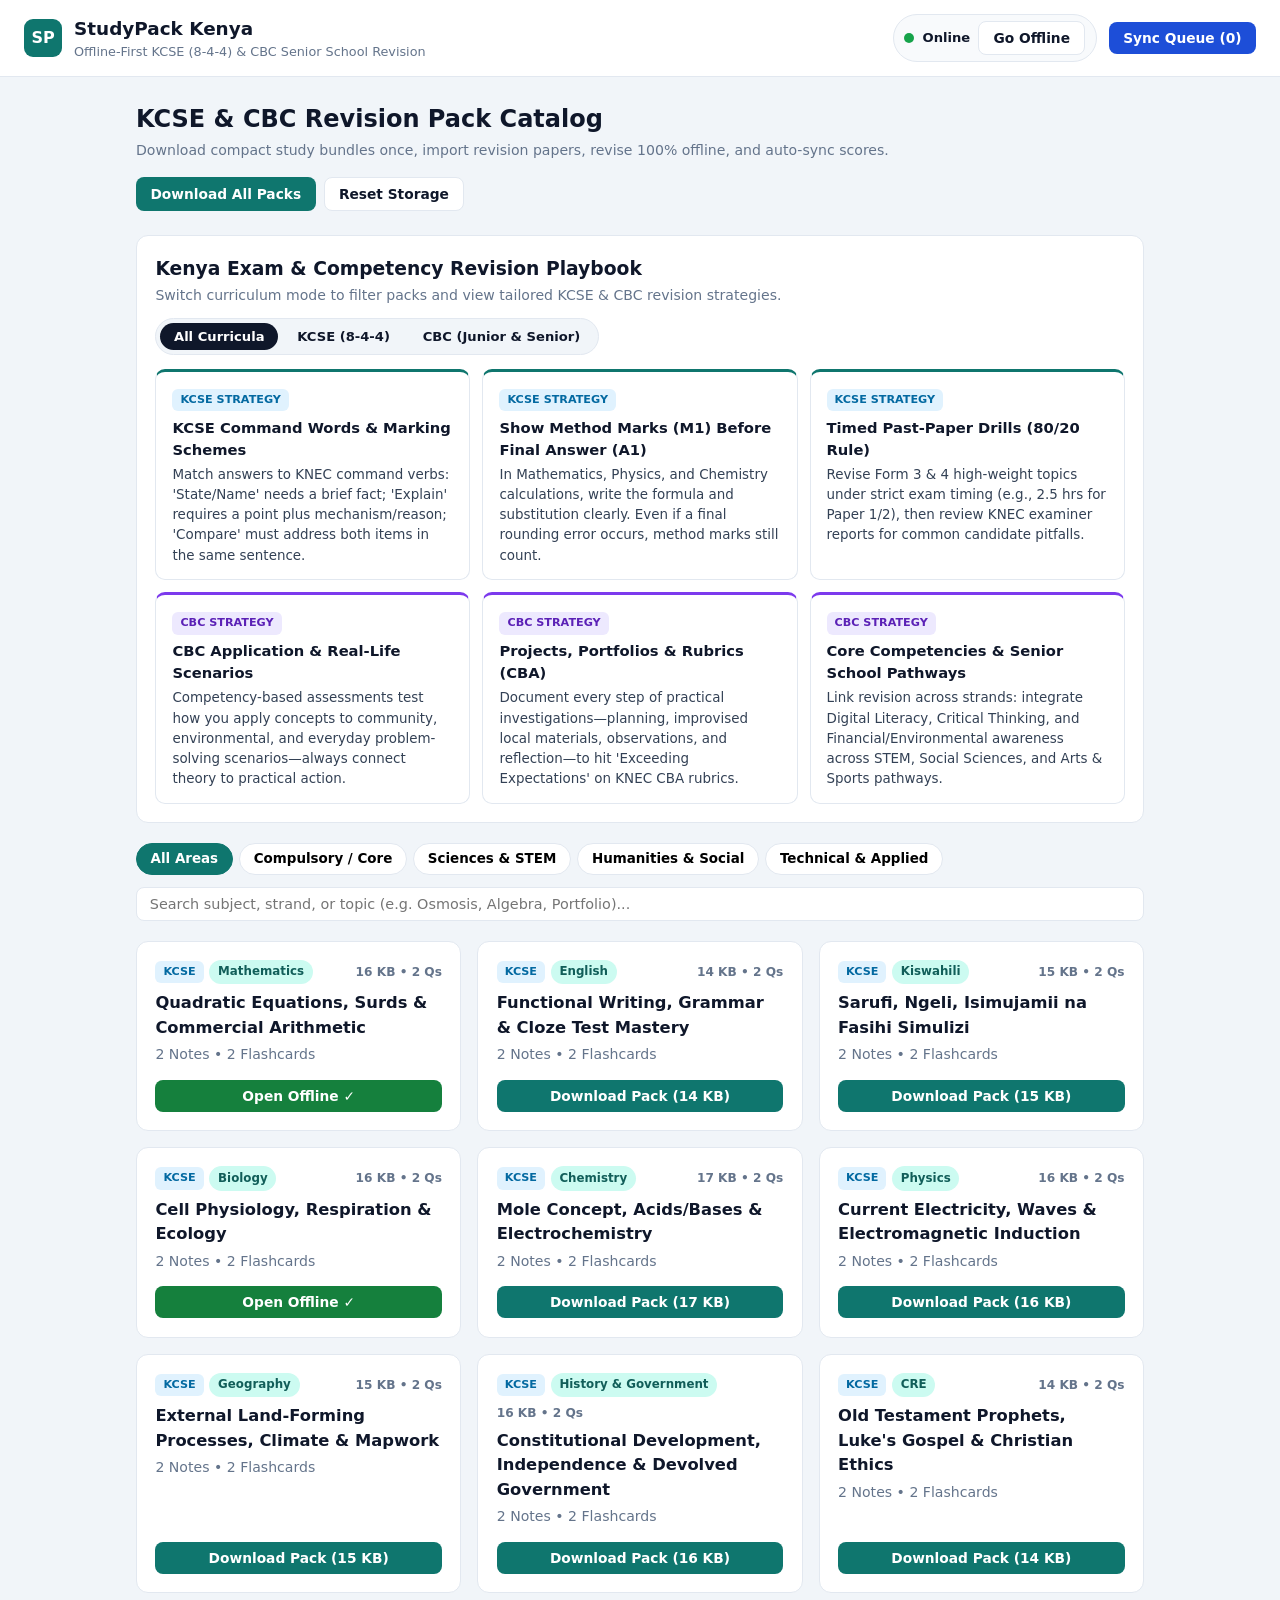
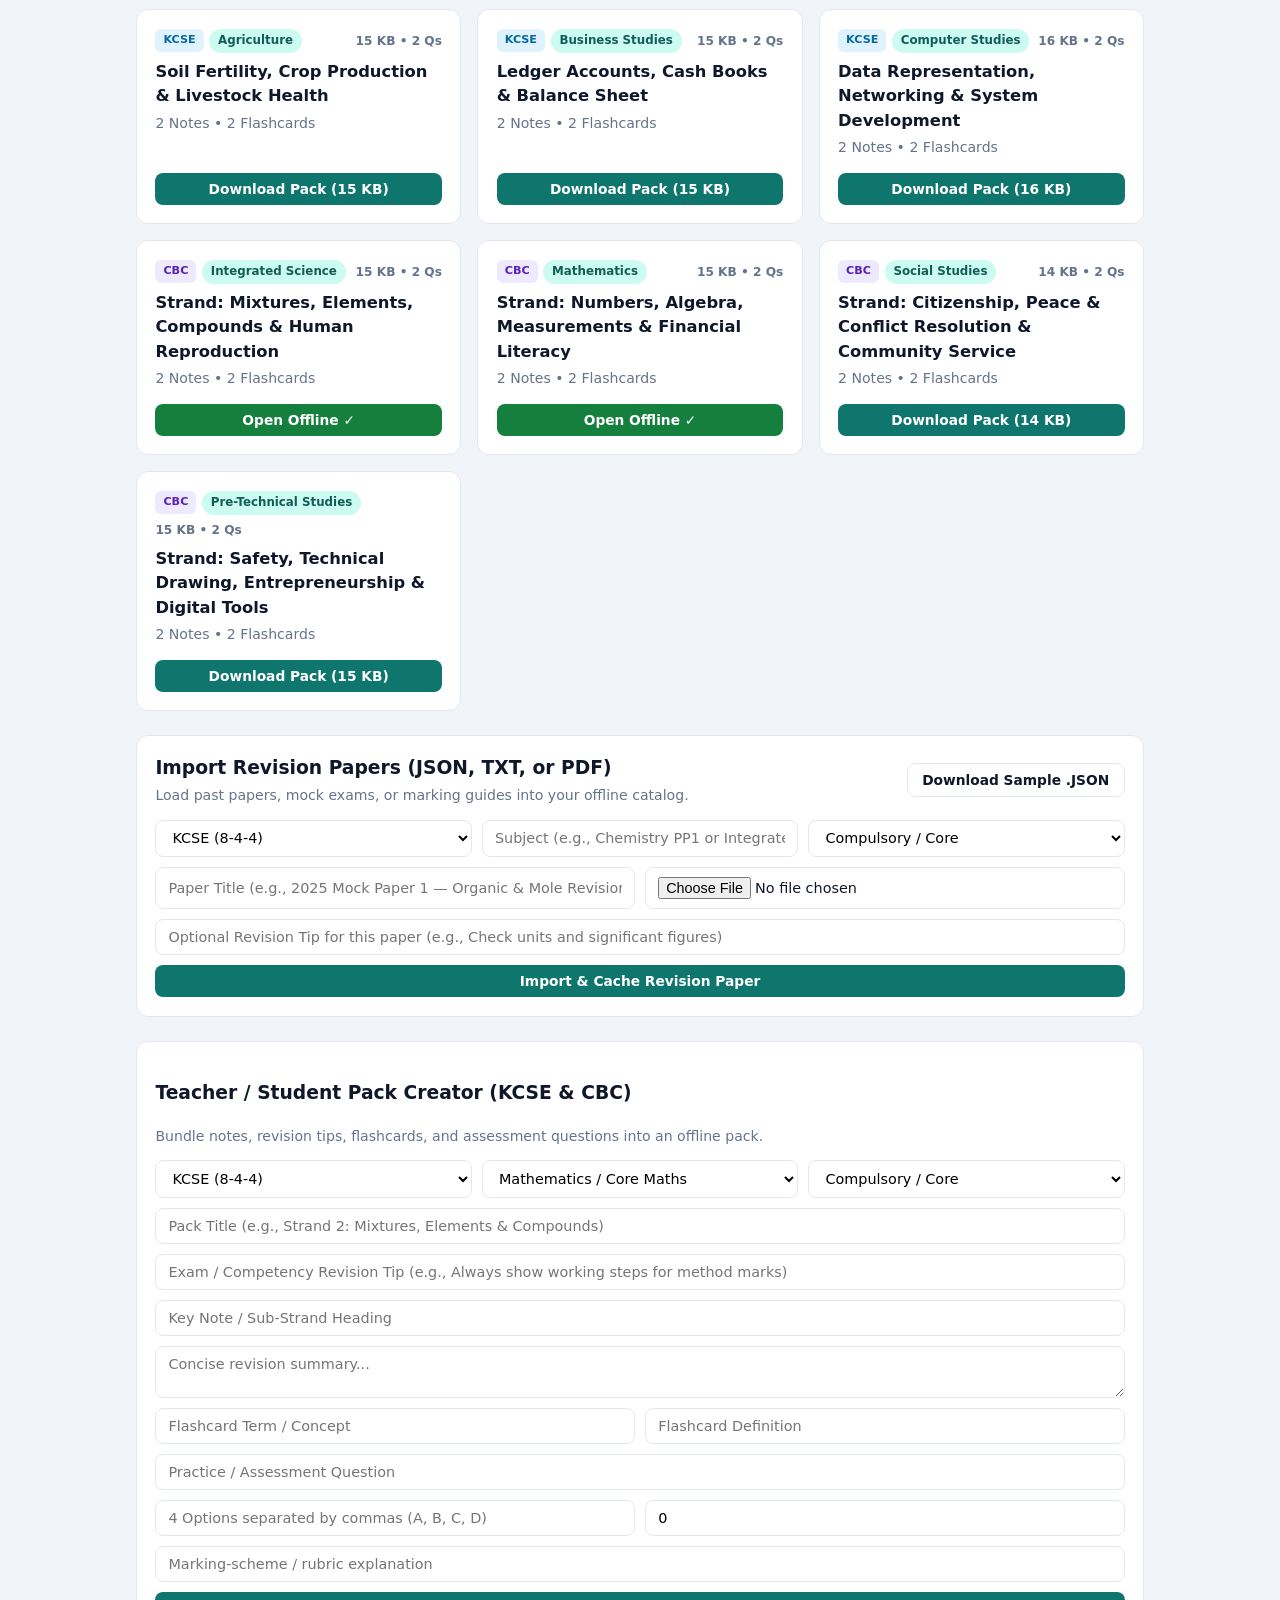
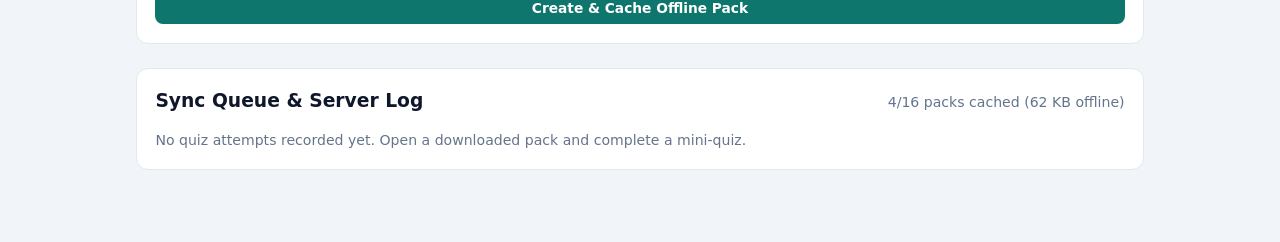
<file: index.html>
<!DOCTYPE html>
<html lang="en">
<head>
  <meta charset="UTF-8" />
  <meta name="viewport" content="width=device-width, initial-scale=1.0" />
  <title>StudyPack Kenya — Offline KCSE & CBC Revision</title>
  <link rel="stylesheet" href="styles.css" />
</head>
<body>
  <header class="topbar">
    <div class="brand">
      <div class="logo-box">SP</div>
      <div>
        <h1>StudyPack Kenya</h1>
        <p class="subtitle">Offline-First KCSE (8-4-4) & CBC Senior School Revision</p>
      </div>
    </div>

    <div class="controls">
      <div class="net-toggle-wrap">
        <span id="status-dot" class="dot online"></span>
        <span id="status-text" class="status-label">Online</span>
        <button id="toggle-network-btn" class="btn-outline" title="Simulate losing or regaining internet">
          Go Offline
        </button>
      </div>
      <button id="sync-btn" class="btn-sync">
        Sync Queue (<span id="queue-count">0</span>)
      </button>
    </div>
  </header>

  <main class="container">
    <div id="toast-banner" class="toast hidden"></div>

    <!-- CATALOG VIEW -->
    <section id="catalog-view">
      <div class="hero-strip">
        <div>
          <h2>KCSE & CBC Revision Pack Catalog</h2>
          <p class="muted">Download compact study bundles once, import revision papers, revise 100% offline, and auto-sync scores.</p>
        </div>
        <div class="hero-actions">
          <button id="download-all-btn" class="btn-primary">Download All Packs</button>
          <button id="reset-demo-btn" class="btn-outline">Reset Storage</button>
        </div>
      </div>

      <!-- CURRICULUM & REVISION TIPS BANNER -->
      <section class="panel tips-hub">
        <div class="tips-header">
          <div>
            <h3>Kenya Exam & Competency Revision Playbook</h3>
            <p class="muted">Switch curriculum mode to filter packs and view tailored KCSE & CBC revision strategies.</p>
          </div>
          <div class="curr-switch" id="curr-tabs">
            <button class="curr-btn active" data-curr="All">All Curricula</button>
            <button class="curr-btn" data-curr="KCSE">KCSE (8-4-4)</button>
            <button class="curr-btn" data-curr="CBC">CBC (Junior & Senior)</button>
          </div>
        </div>
        <div id="curriculum-tips-grid" class="tips-grid"></div>
      </section>

      <div class="filter-bar">
        <div class="category-tabs" id="category-tabs">
          <button class="cat-btn active" data-cat="All">All Areas</button>
          <button class="cat-btn" data-cat="Compulsory">Compulsory / Core</button>
          <button class="cat-btn" data-cat="Sciences">Sciences & STEM</button>
          <button class="cat-btn" data-cat="Humanities">Humanities & Social</button>
          <button class="cat-btn" data-cat="Technical">Technical & Applied</button>
        </div>
        <input id="search-input" type="search" placeholder="Search subject, strand, or topic (e.g. Osmosis, Algebra, Portfolio)..." />
      </div>

      <div id="pack-grid" class="grid"></div>

      <!-- IMPORT REVISION PAPERS PANEL -->
      <section class="panel import-panel">
        <div class="panel-header">
          <div>
            <h3>Import Revision Papers (JSON, TXT, or PDF)</h3>
            <p class="muted">Load past papers, mock exams, or marking guides into your offline catalog.</p>
          </div>
          <button id="download-sample-json-btn" type="button" class="btn-outline">Download Sample .JSON</button>
        </div>

        <form id="import-paper-form" class="form-grid">
          <div class="row-3">
            <select id="imp-curriculum" required>
              <option value="KCSE">KCSE (8-4-4)</option>
              <option value="CBC">CBC (Junior / Senior School)</option>
            </select>
            <input id="imp-subject" type="text" placeholder="Subject (e.g., Chemistry PP1 or Integrated Science)" required />
            <select id="imp-category" required>
              <option value="Compulsory">Compulsory / Core</option>
              <option value="Sciences">Sciences & STEM</option>
              <option value="Humanities">Humanities & Social</option>
              <option value="Technical">Technical & Applied</option>
            </select>
          </div>

          <div class="row-2">
            <input id="imp-title" type="text" placeholder="Paper Title (e.g., 2025 Mock Paper 1 — Organic & Mole Revision)" required />
            <input id="imp-file" type="file" accept=".json,.txt,.pdf,application/json,text/plain,application/pdf" required />
          </div>

          <input id="imp-tip" type="text" placeholder="Optional Revision Tip for this paper (e.g., Check units and significant figures)" />
          <button type="submit" class="btn-primary">Import & Cache Revision Paper</button>
        </form>
      </section>

      <!-- QUICK PACK CREATOR -->
      <section class="panel creator-panel">
        <h3>Teacher / Student Pack Creator (KCSE & CBC)</h3>
        <p class="muted">Bundle notes, revision tips, flashcards, and assessment questions into an offline pack.</p>
        <form id="creator-form" class="form-grid">
          <div class="row-3">
            <select id="c-curriculum" required>
              <option value="KCSE">KCSE (8-4-4)</option>
              <option value="CBC">CBC (Junior / Senior School)</option>
            </select>
            <select id="c-subject" required>
              <option value="Mathematics">Mathematics / Core Maths</option>
              <option value="English">English</option>
              <option value="Kiswahili">Kiswahili</option>
              <option value="Biology">Biology</option>
              <option value="Chemistry">Chemistry</option>
              <option value="Physics">Physics</option>
              <option value="Integrated Science">Integrated Science (CBC)</option>
              <option value="Geography">Geography</option>
              <option value="History & Government">History & Government</option>
              <option value="Social Studies">Social Studies (CBC)</option>
              <option value="CRE">CRE</option>
              <option value="Agriculture">Agriculture</option>
              <option value="Business Studies">Business Studies</option>
              <option value="Computer Studies">Computer Studies / Digital Literacy</option>
              <option value="Pre-Technical Studies">Pre-Technical Studies (CBC)</option>
            </select>
            <select id="c-category" required>
              <option value="Compulsory">Compulsory / Core</option>
              <option value="Sciences">Sciences & STEM</option>
              <option value="Humanities">Humanities & Social</option>
              <option value="Technical">Technical & Applied</option>
            </select>
          </div>
          <input id="c-title" type="text" placeholder="Pack Title (e.g., Strand 2: Mixtures, Elements & Compounds)" required />
          <input id="c-tip" type="text" placeholder="Exam / Competency Revision Tip (e.g., Always show working steps for method marks)" required />
          <input id="c-note-head" type="text" placeholder="Key Note / Sub-Strand Heading" required />
          <textarea id="c-note-body" rows="2" placeholder="Concise revision summary..." required></textarea>
          <div class="row-2">
            <input id="c-fc-term" type="text" placeholder="Flashcard Term / Concept" required />
            <input id="c-fc-def" type="text" placeholder="Flashcard Definition" required />
          </div>
          <input id="c-q" type="text" placeholder="Practice / Assessment Question" required />
          <div class="row-2">
            <input id="c-opts" type="text" placeholder="4 Options separated by commas (A, B, C, D)" required />
            <input id="c-ans" type="number" min="0" max="3" value="0" placeholder="Correct Index (0–3)" required />
          </div>
          <input id="c-exp" type="text" placeholder="Marking-scheme / rubric explanation" required />
          <button type="submit" class="btn-primary">Create & Cache Offline Pack</button>
        </form>
      </section>

      <!-- SYNC LOG -->
      <section class="panel log-panel">
        <div class="panel-header">
          <h3>Sync Queue & Server Log</h3>
          <span id="storage-summary" class="muted"></span>
        </div>
        <div id="sync-log-list" class="log-list">
          <p class="muted">No quiz attempts recorded yet. Open a downloaded pack and complete a mini-quiz.</p>
        </div>
      </section>
    </section>

    <!-- STUDY VIEW -->
    <section id="study-view" class="hidden">
      <div class="study-header">
        <button id="back-btn" class="btn-outline">← Back to Catalog</button>
        <div>
          <span id="study-badge" class="pill"></span>
          <h2 id="study-title"></h2>
        </div>
      </div>

      <div class="study-tabs">
        <button class="stab active" data-tab="notes">1. Notes & Revision Tips</button>
        <button class="stab" data-tab="flashcards">2. Flashcards</button>
        <button class="stab" data-tab="quiz">3. Assessment Quiz</button>
      </div>

      <div id="panel-notes" class="stab-panel"></div>
      <div id="panel-flashcards" class="stab-panel hidden"></div>
      <div id="panel-quiz" class="stab-panel hidden"></div>
    </section>
  </main>

  <script src="app.js"></script>
</body>
</html>
</file>
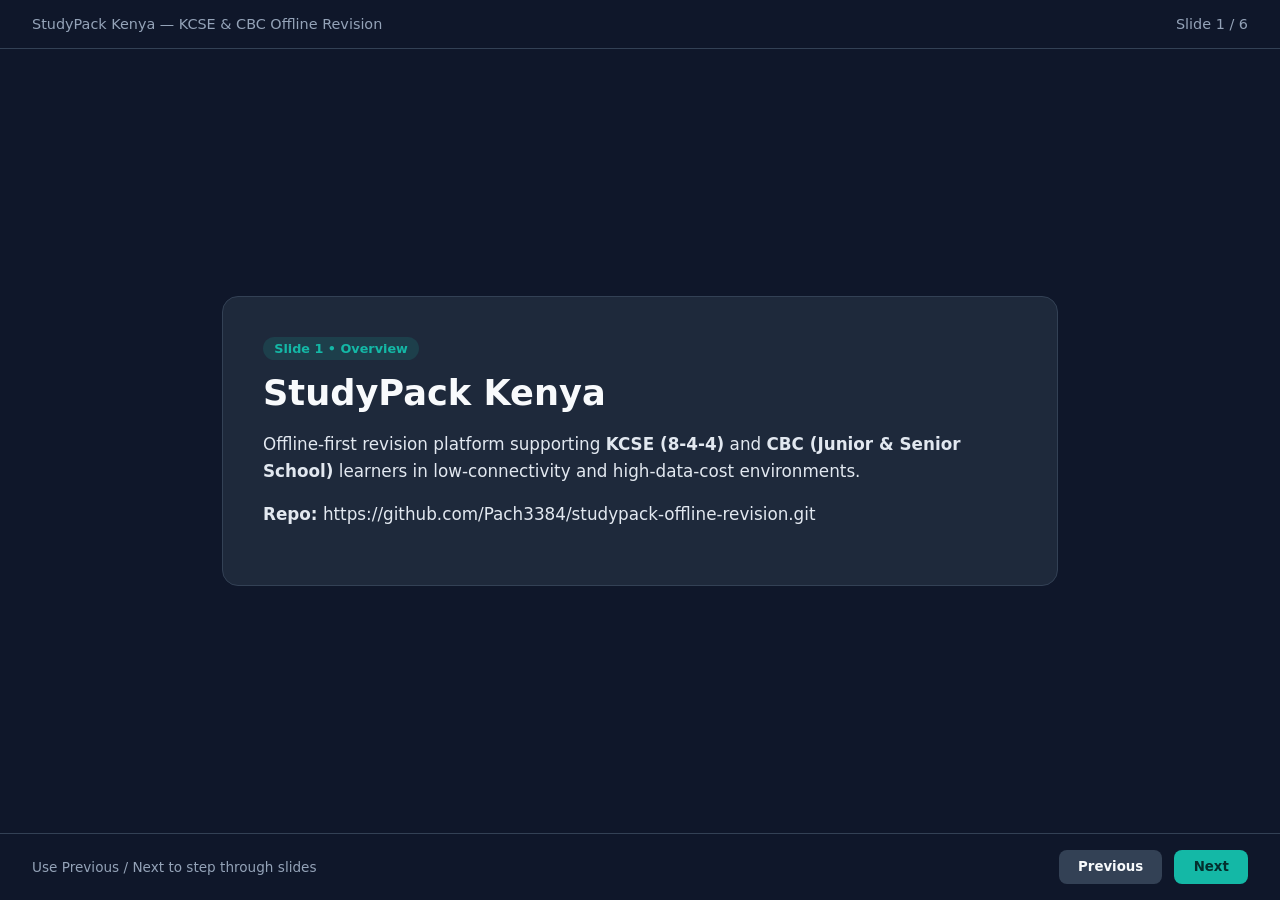
<file: pitch-deck.html>
<!DOCTYPE html>
<html lang="en">
<head>
  <meta charset="UTF-8" />
  <meta name="viewport" content="width=device-width, initial-scale=1.0" />
  <title>StudyPack Kenya — Pitch Deck</title>
  <style>
    :root {
      --bg: #0f172a;
      --card: #1e293b;
      --text: #f8fafc;
      --muted: #94a3b8;
      --teal: #14b8a6;
      --violet: #a78bfa;
    }
    * { box-sizing: border-box; font-family: system-ui, -apple-system, sans-serif; }
    body {
      margin: 0;
      background: var(--bg);
      color: var(--text);
      min-height: 100vh;
      display: flex;
      flex-direction: column;
      justify-content: space-between;
    }
    header {
      padding: 1rem 2rem;
      border-bottom: 1px solid #334155;
      display: flex;
      justify-content: space-between;
      align-items: center;
      font-size: 0.9rem;
      color: var(--muted);
    }
    main {
      max-width: 900px;
      width: 100%;
      margin: auto;
      padding: 2rem;
    }
    .slide {
      display: none;
      background: var(--card);
      border: 1px solid #334155;
      border-radius: 16px;
      padding: 2.5rem;
    }
    .slide.active { display: block; }
    .tag {
      display: inline-block;
      background: rgba(20, 184, 166, 0.15);
      color: var(--teal);
      padding: 0.25rem 0.7rem;
      border-radius: 999px;
      font-size: 0.8rem;
      font-weight: 700;
      margin-bottom: 0.75rem;
    }
    h1, h2 { margin: 0 0 1rem; line-height: 1.2; }
    h1 { font-size: 2.2rem; }
    h2 { font-size: 1.7rem; }
    p, li { color: #e2e8f0; font-size: 1.05rem; line-height: 1.6; }
    ul { padding-left: 1.25rem; }
    footer {
      padding: 1rem 2rem;
      border-top: 1px solid #334155;
      display: flex;
      justify-content: space-between;
      align-items: center;
    }
    .btns { display: flex; gap: 0.75rem; }
    button {
      background: var(--teal);
      color: #042f2e;
      border: none;
      border-radius: 8px;
      padding: 0.6rem 1.2rem;
      font-weight: 700;
      cursor: pointer;
    }
    button.secondary {
      background: #334155;
      color: var(--text);
    }
  </style>
</head>
<body>
  <header>
    <span>StudyPack Kenya — KCSE & CBC Offline Revision</span>
    <span id="counter">Slide 1 / 6</span>
  </header>

  <main>
    <section class="slide active">
      <span class="tag">Slide 1 • Overview</span>
      <h1>StudyPack Kenya</h1>
      <p>Offline-first revision platform supporting <strong>KCSE (8-4-4)</strong> and <strong>CBC (Junior & Senior School)</strong> learners in low-connectivity and high-data-cost environments.</p>
      <p><strong>Repo:</strong> https://github.com/Pach3384/studypack-offline-revision.git</p>
    </section>

    <section class="slide">
      <span class="tag">Slide 2 • The Problem</span>
      <h2>Connectivity & Data Cost Barriers</h2>
      <ul>
        <li>Intermittent internet and mobile data costs interrupt revision when students need it most.</li>
        <li>Heavy web portals fail or time out on low-bandwidth connections.</li>
        <li>Learners need structured notes, exam/competency tips, flashcards, and practice tests without constant network access.</li>
      </ul>
    </section>

    <section class="slide">
      <span class="tag">Slide 3 • The Solution</span>
      <h2>Lightweight Offline Study Packs</h2>
      <ul>
        <li>Download compact packs (~13–18 KB) covering 12 core KCSE subjects plus CBC strands and revision tips.</li>
        <li>Study notes, flip flashcards, and take auto-graded quizzes with zero connection.</li>
        <li>Import past/revision papers (<code>.json</code>, <code>.txt</code>, <code>.pdf</code>) or create custom packs directly in the browser.</li>
      </ul>
    </section>

    <section class="slide">
      <span class="tag">Slide 4 • Architecture</span>
      <h2>Offline PWA + Sync Queue + FastAPI</h2>
      <ul>
        <li><strong>Frontend PWA:</strong> <code>index.html</code>, <code>styles.css</code>, <code>app.js</code>, and Service Worker (<code>sw.js</code>) for shell caching.</li>
        <li><strong>Local Persistence:</strong> <code>localStorage</code> caches packs and queues quiz attempts while offline.</li>
        <li><strong>Backend API:</strong> FastAPI (<code>backend/main.py</code>) handles <code>/api/packs</code>, <code>/api/sync</code>, and <code>/api/progress</code> when back online.</li>
      </ul>
    </section>

    <section class="slide">
      <span class="tag">Slide 5 • Live Demo Flow</span>
      <h2>How to Demo in 90 Seconds</h2>
      <ul>
        <li>Switch between <strong>All Curricula</strong>, <strong>KCSE</strong>, and <strong>CBC</strong> and download a pack.</li>
        <li>Toggle <strong>Go Offline</strong>, read revision tips and notes, flip flashcards, and submit a quiz.</li>
        <li>Watch the attempt queue locally, then toggle <strong>Go Online</strong> (or click <strong>Sync Queue</strong>) to sync.</li>
      </ul>
    </section>

    <section class="slide">
      <span class="tag">Slide 6 • Impact & Next Steps</span>
      <h2>Built for Inclusive Revision</h2>
      <ul>
        <li>Helps learners revise during outages or low-data periods without losing progress.</li>
        <li>Gives teachers and peers a simple way to share structured revision bundles and papers.</li>
        <li>Next steps: expand CBC Senior School strands, larger paper storage via IndexedDB, and persistent database storage.</li>
      </ul>
    </section>
  </main>

  <footer>
    <span style="color:var(--muted);font-size:0.85rem">Use Previous / Next to step through slides</span>
    <div class="btns">
      <button class="secondary" id="prev-btn">Previous</button>
      <button id="next-btn">Next</button>
    </div>
  </footer>

  <script>
    const slides = [...document.querySelectorAll(".slide")];
    let idx = 0;
    function show(n) {
      idx = (n + slides.length) % slides.length;
      slides.forEach((s, i) => s.classList.toggle("active", i === idx));
      document.getElementById("counter").textContent = `Slide ${idx + 1} / ${slides.length}`;
    }
    document.getElementById("prev-btn").onclick = () => show(idx - 1);
    document.getElementById("next-btn").onclick = () => show(idx + 1);
  </script>
</body>
</html>
</file>
<file: styles.css>
:root {
  --bg: #f1f5f9;
  --surface: #ffffff;
  --text: #0f172a;
  --muted: #64748b;
  --border: #e2e8f0;
  --primary: #0f766e;
  --primary-dark: #115e59;
  --accent: #1d4ed8;
  --cbc: #7c3aed;
  --success: #15803d;
  --danger: #b91c1c;
}

* {
  box-sizing: border-box;
  font-family: system-ui, -apple-system, Segoe UI, Roboto, sans-serif;
}

body {
  margin: 0;
  background: var(--bg);
  color: var(--text);
  line-height: 1.5;
}

.topbar {
  background: var(--surface);
  border-bottom: 1px solid var(--border);
  padding: 0.9rem 1.5rem;
  display: flex;
  flex-wrap: wrap;
  justify-content: space-between;
  align-items: center;
  gap: 1rem;
  position: sticky;
  top: 0;
  z-index: 20;
}

.brand {
  display: flex;
  align-items: center;
  gap: 0.75rem;
}

.logo-box {
  width: 38px;
  height: 38px;
  border-radius: 9px;
  background: var(--primary);
  color: #fff;
  font-weight: 800;
  display: grid;
  place-items: center;
}

.topbar h1 {
  margin: 0;
  font-size: 1.15rem;
}

.subtitle {
  margin: 0;
  font-size: 0.8rem;
  color: var(--muted);
}

.controls {
  display: flex;
  align-items: center;
  gap: 0.75rem;
  flex-wrap: wrap;
}

.net-toggle-wrap {
  display: flex;
  align-items: center;
  gap: 0.5rem;
  background: #f8fafc;
  border: 1px solid var(--border);
  padding: 0.35rem 0.65rem;
  border-radius: 999px;
}

.dot {
  width: 10px;
  height: 10px;
  border-radius: 50%;
}
.dot.online { background: #16a34a; }
.dot.offline { background: #dc2626; }

.status-label {
  font-size: 0.82rem;
  font-weight: 700;
}

.container {
  max-width: 1040px;
  margin: 1.5rem auto;
  padding: 0 1rem 3rem;
}

.toast {
  background: #0f172a;
  color: #fff;
  padding: 0.75rem 1rem;
  border-radius: 8px;
  margin-bottom: 1rem;
  font-size: 0.9rem;
}

.hero-strip {
  display: flex;
  flex-wrap: wrap;
  justify-content: space-between;
  align-items: center;
  gap: 1rem;
  margin-bottom: 1rem;
}

.hero-strip h2 {
  margin: 0 0 0.2rem;
}

.muted {
  color: var(--muted);
  font-size: 0.88rem;
  margin: 0;
}

.hero-actions {
  display: flex;
  gap: 0.5rem;
}

.tips-hub {
  margin-top: 0;
  margin-bottom: 1.25rem;
  background: linear-gradient(to right, #ffffff, #f8fafc);
}

.tips-header {
  display: flex;
  flex-wrap: wrap;
  justify-content: space-between;
  align-items: center;
  gap: 0.75rem;
  margin-bottom: 0.85rem;
}

.tips-header h3 {
  margin: 0 0 0.15rem;
}

.curr-switch {
  display: flex;
  gap: 0.35rem;
  background: #f1f5f9;
  padding: 0.25rem;
  border-radius: 999px;
  border: 1px solid var(--border);
}

.curr-btn {
  padding: 0.38rem 0.85rem;
  border-radius: 999px;
  background: transparent;
  color: var(--text);
  font-size: 0.82rem;
}

.curr-btn.active {
  background: var(--text);
  color: #fff;
}

.tips-grid {
  display: grid;
  grid-template-columns: repeat(auto-fit, minmax(260px, 1fr));
  gap: 0.75rem;
}

.tip-card {
  border: 1px solid var(--border);
  border-radius: 10px;
  padding: 0.85rem 1rem;
  background: #fff;
}

.tip-card.kcse { border-top: 3px solid var(--primary); }
.tip-card.cbc { border-top: 3px solid var(--cbc); }

.tip-card strong {
  display: block;
  margin-bottom: 0.25rem;
  font-size: 0.92rem;
}

.tip-card p {
  margin: 0;
  font-size: 0.84rem;
  color: #334155;
}

.filter-bar {
  display: flex;
  flex-wrap: wrap;
  justify-content: space-between;
  gap: 0.75rem;
  margin-bottom: 1.25rem;
}

.category-tabs {
  display: flex;
  flex-wrap: wrap;
  gap: 0.4rem;
}

.cat-btn {
  padding: 0.45rem 0.85rem;
  border-radius: 999px;
  border: 1px solid var(--border);
  background: var(--surface);
  cursor: pointer;
  font-size: 0.84rem;
  font-weight: 600;
}

.cat-btn.active {
  background: var(--primary);
  color: #fff;
  border-color: var(--primary);
}

#search-input {
  min-width: 260px;
  padding: 0.5rem 0.8rem;
  border: 1px solid var(--border);
  border-radius: 8px;
  background: var(--surface);
}

.grid {
  display: grid;
  grid-template-columns: repeat(auto-fill, minmax(290px, 1fr));
  gap: 1rem;
}

.card, .panel {
  background: var(--surface);
  border: 1px solid var(--border);
  border-radius: 12px;
  padding: 1.15rem;
}

.card {
  display: flex;
  flex-direction: column;
  justify-content: space-between;
  gap: 0.9rem;
}

.card-top {
  display: flex;
  justify-content: space-between;
  align-items: center;
  gap: 0.4rem;
  flex-wrap: wrap;
}

.badge-row {
  display: flex;
  gap: 0.35rem;
  align-items: center;
  flex-wrap: wrap;
}

.pill {
  display: inline-block;
  font-size: 0.74rem;
  font-weight: 700;
  padding: 0.2rem 0.55rem;
  border-radius: 999px;
  background: #ccfbf1;
  color: #115e59;
}

.curr-tag {
  font-size: 0.7rem;
  font-weight: 800;
  padding: 0.18rem 0.5rem;
  border-radius: 6px;
  text-transform: uppercase;
}
.curr-tag.KCSE { background: #e0f2fe; color: #0369a1; }
.curr-tag.CBC { background: #ede9fe; color: #5b21b6; }

.size-tag {
  font-size: 0.76rem;
  color: var(--muted);
  font-weight: 600;
}

.card h3 {
  margin: 0.45rem 0 0.25rem;
  font-size: 1.02rem;
}

.card-actions {
  display: flex;
  gap: 0.5rem;
  align-items: center;
}

button {
  cursor: pointer;
  font-weight: 600;
  border-radius: 8px;
  padding: 0.5rem 0.9rem;
  font-size: 0.86rem;
  border: none;
}

.btn-primary {
  background: var(--primary);
  color: #fff;
}
.btn-primary:hover { background: var(--primary-dark); }

.btn-open {
  background: var(--success);
  color: #fff;
  width: 100%;
}

.btn-sync {
  background: var(--accent);
  color: #fff;
}

.btn-outline {
  background: var(--surface);
  border: 1px solid var(--border);
  color: var(--text);
}

.panel {
  margin-top: 1.5rem;
}

.panel-header {
  display: flex;
  flex-wrap: wrap;
  justify-content: space-between;
  align-items: center;
  gap: 0.75rem;
  margin-bottom: 0.75rem;
}

.panel-header h3 {
  margin: 0 0 0.15rem;
}

.form-grid {
  display: grid;
  gap: 0.65rem;
  margin-top: 0.85rem;
}

.row-2 {
  display: grid;
  grid-template-columns: 1fr 1fr;
  gap: 0.65rem;
}

.row-3 {
  display: grid;
  grid-template-columns: 1fr 1fr 1fr;
  gap: 0.65rem;
}

input, select, textarea {
  width: 100%;
  padding: 0.55rem 0.75rem;
  border: 1px solid var(--border);
  border-radius: 8px;
  font-size: 0.9rem;
  background: #fff;
}

.study-header {
  display: flex;
  align-items: center;
  gap: 1rem;
  margin-bottom: 1rem;
}

.study-header h2 {
  margin: 0.2rem 0 0;
}

.study-tabs {
  display: flex;
  gap: 0.5rem;
  margin-bottom: 1rem;
  flex-wrap: wrap;
}

.stab {
  background: var(--surface);
  border: 1px solid var(--border);
  color: var(--text);
}

.stab.active {
  background: var(--primary);
  color: #fff;
  border-color: var(--primary);
}

.tip-callout {
  background: #fefce8;
  border: 1px solid #fde047;
  border-left: 4px solid #ca8a04;
  border-radius: 10px;
  padding: 0.95rem 1.1rem;
  margin-bottom: 1rem;
}

.pdf-box {
  background: #eff6ff;
  border: 1px solid #bfdbfe;
  border-left: 4px solid var(--accent);
  border-radius: 10px;
  padding: 0.95rem 1.1rem;
  margin-bottom: 1rem;
  display: flex;
  flex-wrap: wrap;
  justify-content: space-between;
  align-items: center;
  gap: 0.75rem;
}

.note-box {
  background: var(--surface);
  border: 1px solid var(--border);
  border-left: 4px solid var(--primary);
  border-radius: 10px;
  padding: 1rem 1.15rem;
  margin-bottom: 0.85rem;
}

.flashcard {
  background: var(--surface);
  border: 1px solid var(--border);
  border-radius: 10px;
  padding: 1.15rem;
  margin-bottom: 0.75rem;
  cursor: pointer;
}

.flashcard-def {
  margin-top: 0.65rem;
  padding-top: 0.65rem;
  border-top: 1px dashed var(--border);
  color: #1e293b;
}

.quiz-card {
  background: var(--surface);
  border: 1px solid var(--border);
  border-radius: 10px;
  padding: 1.1rem;
  margin-bottom: 0.9rem;
}

.option-label {
  display: flex;
  align-items: center;
  gap: 0.6rem;
  padding: 0.55rem 0.75rem;
  border: 1px solid var(--border);
  border-radius: 8px;
  margin-top: 0.45rem;
  cursor: pointer;
}

.option-label input {
  width: auto;
}

.explanation-box {
  margin-top: 0.65rem;
  padding: 0.6rem 0.8rem;
  border-radius: 8px;
  font-size: 0.86rem;
  background: #f8fafc;
  border: 1px solid var(--border);
}

.log-item {
  display: flex;
  justify-content: space-between;
  align-items: center;
  padding: 0.6rem 0.75rem;
  border: 1px solid var(--border);
  border-radius: 8px;
  margin-bottom: 0.5rem;
  font-size: 0.86rem;
}

.badge-synced { color: var(--success); font-weight: 700; }
.badge-queued { color: #b45309; font-weight: 700; }

.hidden { display: none !important; }

@media (max-width: 650px) {
  .row-2, .row-3 { grid-template-columns: 1fr; }
}
</file>
